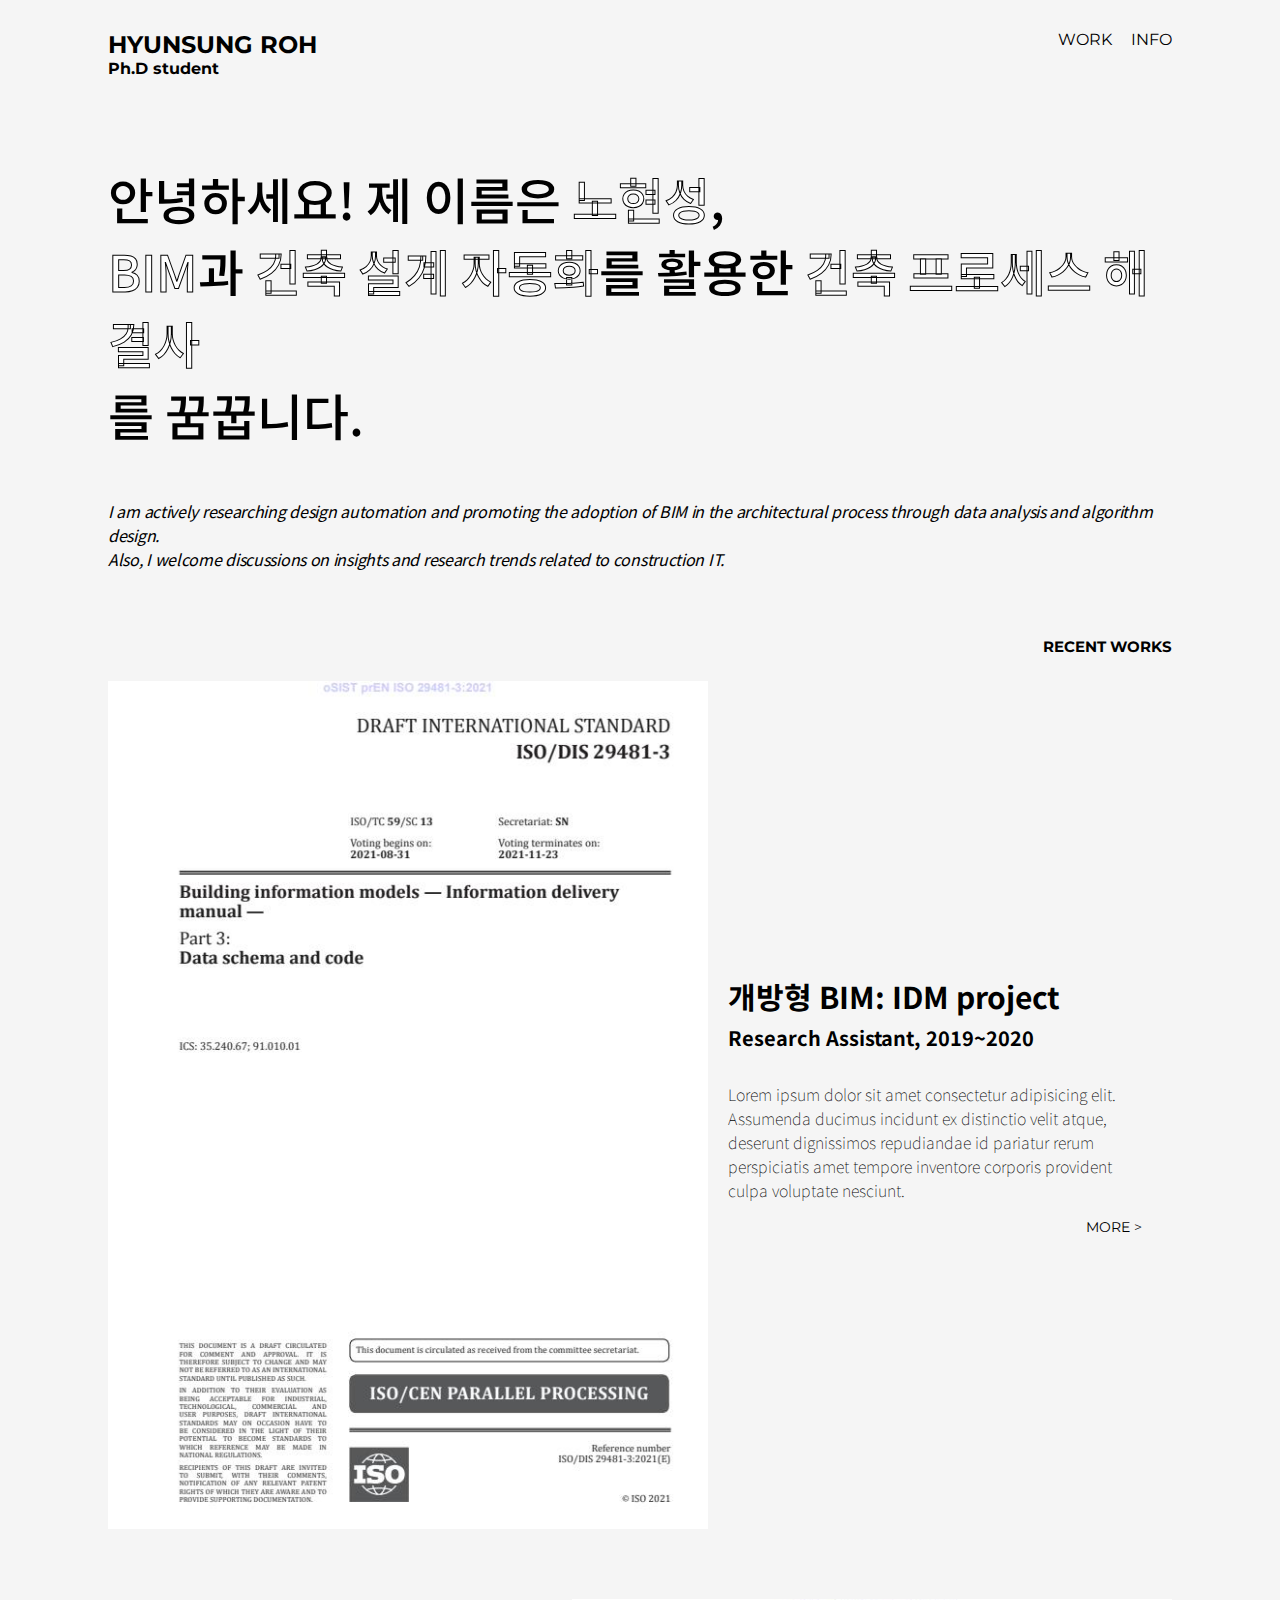
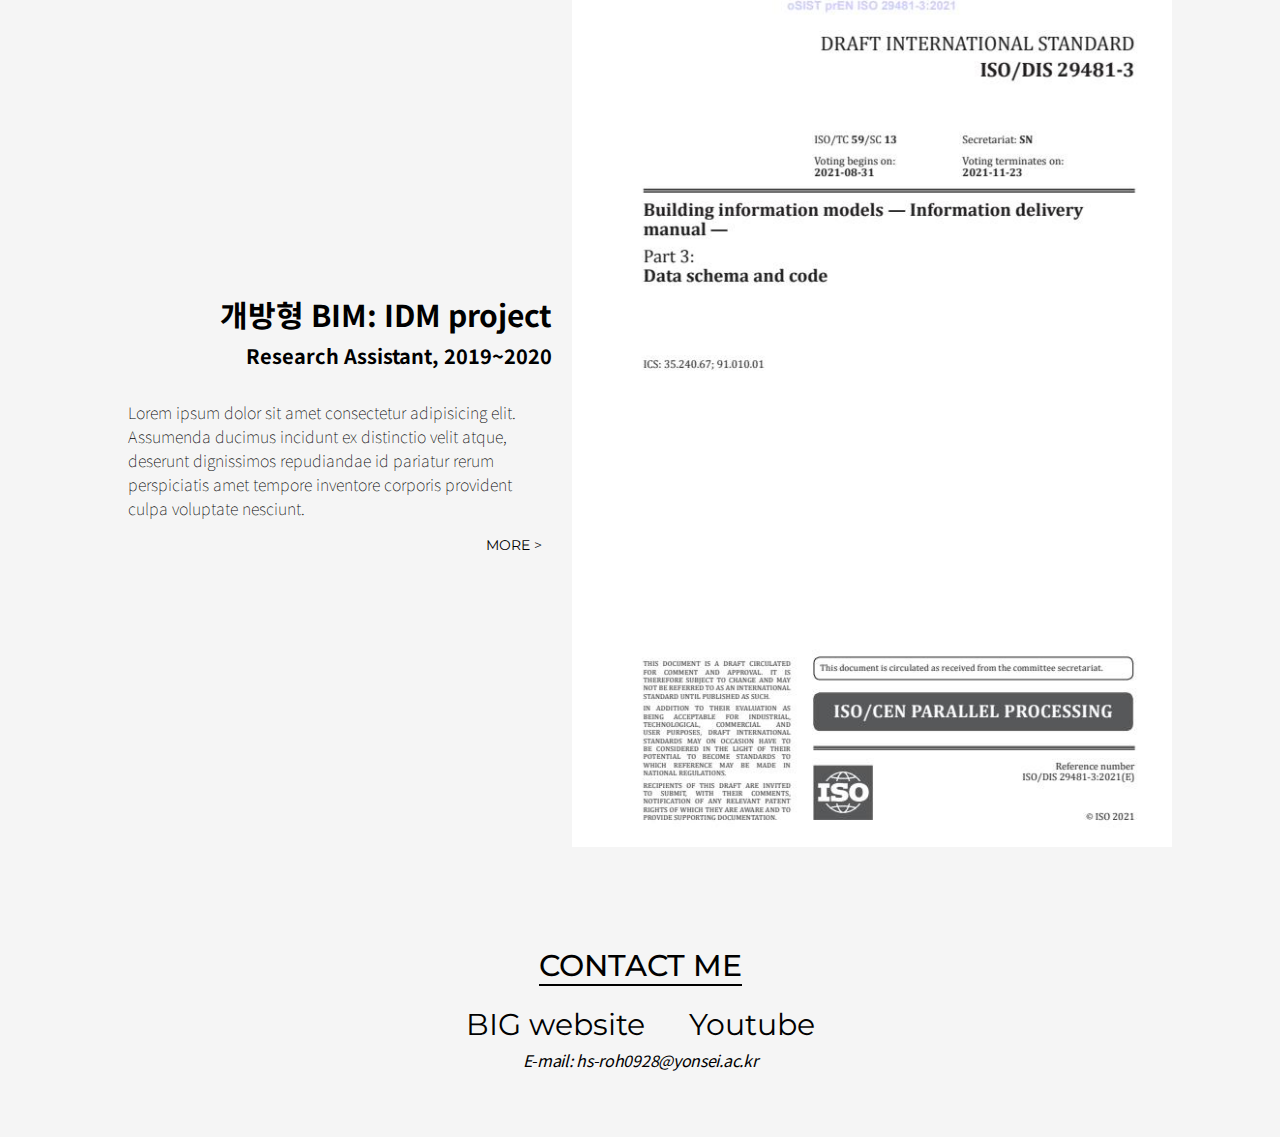
<file: index.html>
<!DOCTYPE html>
<html lang="en">
<head>
    <meta charset="UTF-8">
    <meta http-equiv="X-UA-Compatible" content="IE=edge">
    <meta name="viewport" content="width=device-width, initial-scale=1.0">
    <title>PORTFOLIO</title>
    
    <link rel="stylesheet" type="text/css" href="style_portfolio.css">
    
    <link href="https://fonts.googleapis.com/css2?family=Noto+Sans+KR:wght@100;300;400;500;700;900&display=swap" rel="stylesheet">
    <link href="https://fonts.googleapis.com/css2?family=Montserrat:ital,wght@0,100;0,200;0,300;0,400;0,500;0,600;0,700;0,800;0,900;1,100;1,200;1,300;1,400;1,500;1,600;1,700;1,800;1,900&display=swap" rel="stylesheet">

</head>


<body>
    
    <div class="frame">



        <nav class="navigator">
            <h3 class="site-name">HYUNSUNG ROH</h3>
            <ul>
                <li><a href="Hyunzzong.html" class="nav-menu">WORK</a></li>
                <li><a href="info.html" class="nav-menu">INFO</a></li>
            </ul>
        </nav>
        <h4 class="job">Ph.D student</h4>

<!------------------------------------------------------------------------------->

        <div class="dashboard">
            <h1 class="korean-comment">안녕하세요! 제 이름은 <a class="sample">노현성</a>,<br><a class="highlight type1">BIM</a>과 <a class="highlight type2">건축 설계 자동화</a>를 활용한 <a class="highlight type3">건축 프로세스 해결사</a><br>를 꿈꿉니다.
            </h1>

            <p class="english-comment">I am actively researching design automation and promoting the adoption of BIM in the architectural process through data analysis and algorithm design.<br> Also, I welcome discussions on insights and research trends related to construction IT.</p>
        </div>

<!------------------------------------------------------------------------------->

        <h5 class="recent-menu">RECENT WORKS</h5>

<!------------------------------------------------------------------------------->

        <div class="recent-works">
            <div class="article" id="arti1">
                <img class="thumbnail" id="thumb1" src="ISO29481.jpg">
                <div class="article-info">
                    <h3 class="article-name" id="name1">개방형 BIM: IDM project</h3>
                    <h4 class="status-year">Research Assistant, 2019~2020</h4>
                    <p class="article-comment" id="comment1">Lorem ipsum dolor sit amet consectetur adipisicing elit. Assumenda ducimus incidunt ex distinctio velit atque, deserunt dignissimos repudiandae id pariatur rerum perspiciatis amet tempore inventore corporis provident culpa voluptate nesciunt.</p>
                    <a class="more" href="https://www.iso.org/standard/81261.html" target="_blank">MORE ></a>
                </div>
            </div>

            <div class="article" id="arti2">
                <div class="article-info">
                    <h3 class="article-name" id="name2">개방형 BIM: IDM project</h3>
                    <h4 class="status-year" id="name2">Research Assistant, 2019~2020</h4>
                    <p class="article-comment" id="comment2">Lorem ipsum dolor sit amet consectetur adipisicing elit. Assumenda ducimus incidunt ex distinctio velit atque, deserunt dignissimos repudiandae id pariatur rerum perspiciatis amet tempore inventore corporis provident culpa voluptate nesciunt.</p>
                    <a class="more" href="https://www.iso.org/standard/81261.html" target="_blank">MORE ></a>
                </div>
                <img class="thumbnail" id="thumb2" src="ISO29481.jpg">
            </div>


        </div>

<!------------------------------------------------------------------------------->

        <footer class="footer">
            <h3 class="contact">CONTACT ME</h3>
            <div class="links">
                <a class="BIG-homepage" href="http://big.yonsei.ac.kr/" target="_blank">BIG website</a>
                <a class="YOUTUBE" href="https://www.youtube.com/@user-oi6fx6lr9m/featured" target="_blank">Youtube</a>
            </div>
            <p>E-mail: hs-roh0928@yonsei.ac.kr</p>
        </footer>

    </div>




</body>



</html>
</file>
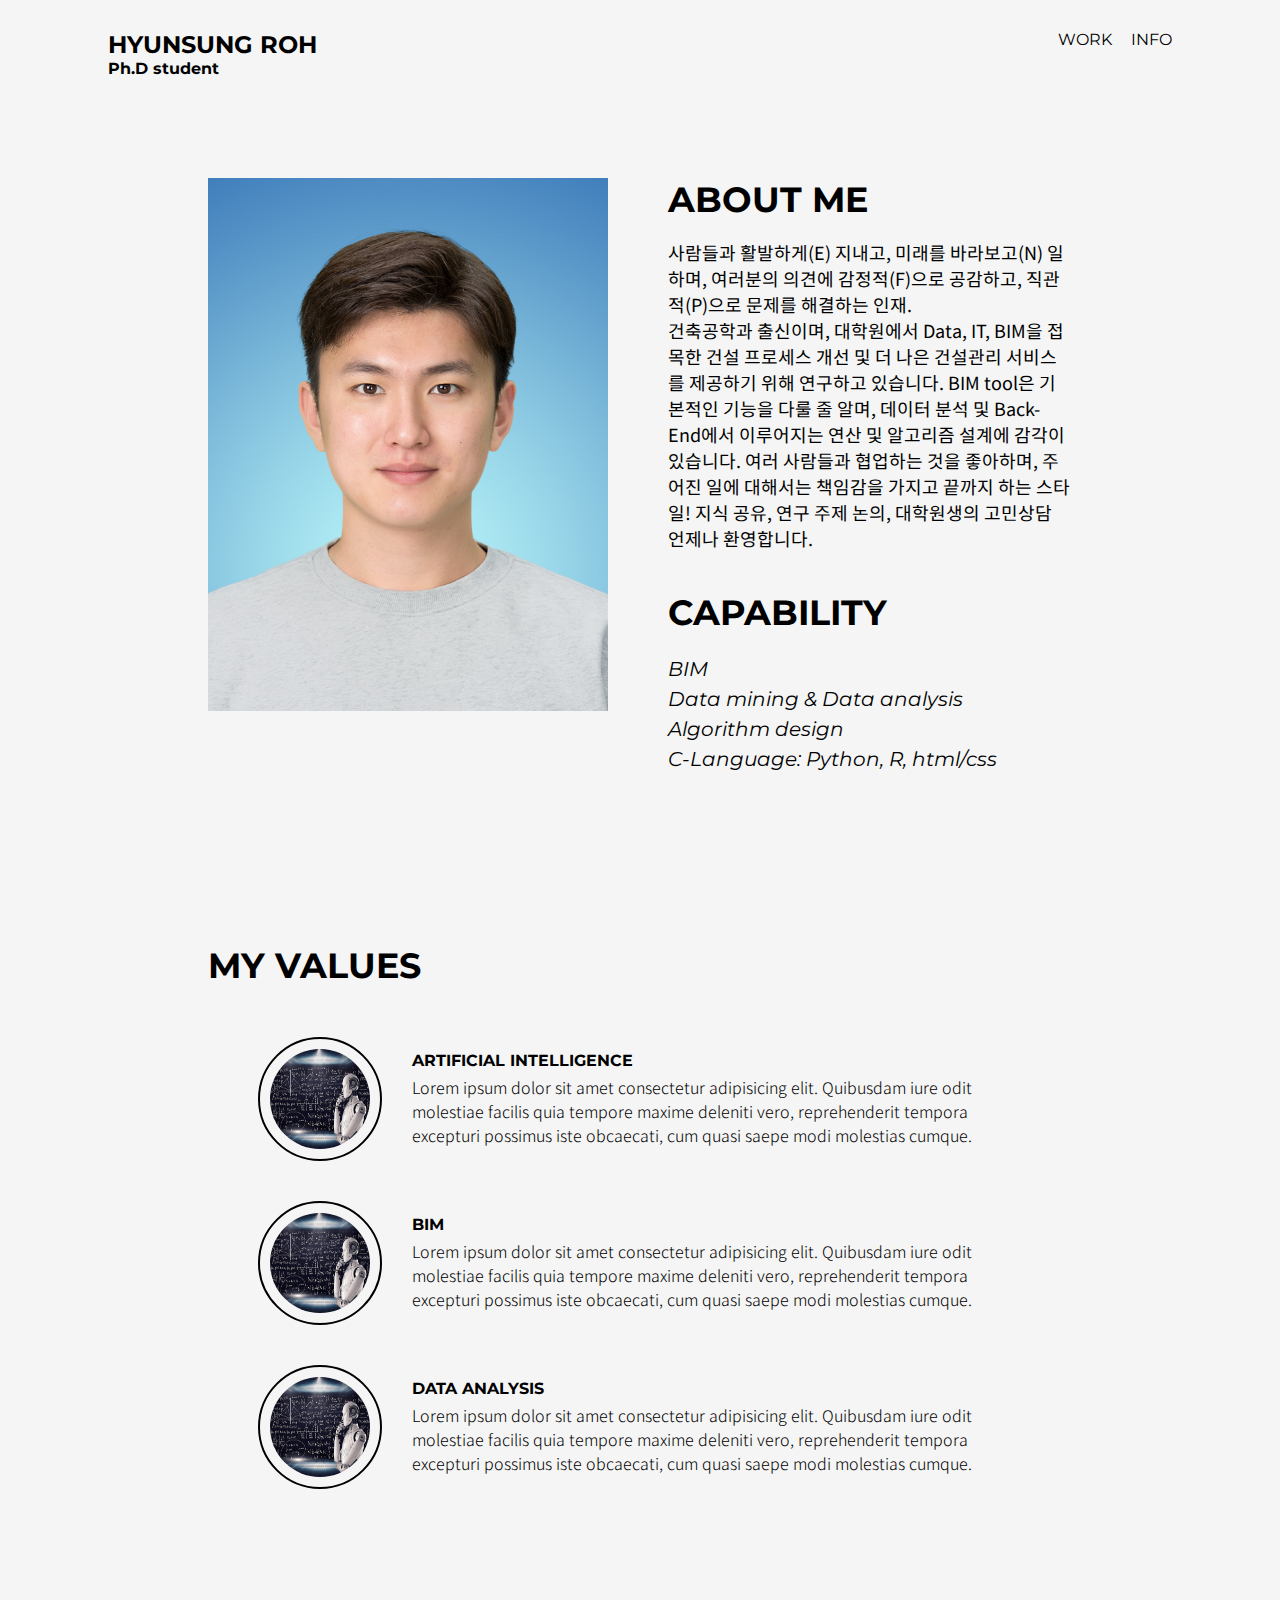
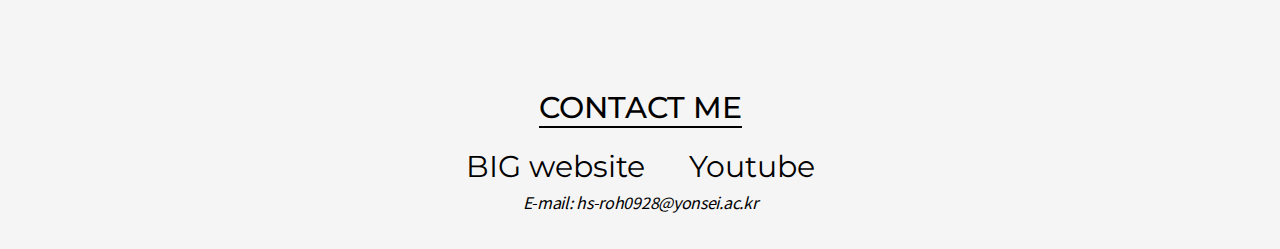
<file: info.html>
<!DOCTYPE html>
<html lang="en">
<head>
    <meta charset="UTF-8">
    <meta http-equiv="X-UA-Compatible" content="IE=edge">
    <meta name="viewport" content="width=device-width, initial-scale=1.0">
    <title>INFO</title>
    
    <link rel="stylesheet" type="text/css" href="style_portfolio.css">
    
    <link href="https://fonts.googleapis.com/css2?family=Noto+Sans+KR:wght@100;300;400;500;700;900&display=swap" rel="stylesheet">
    <link href="https://fonts.googleapis.com/css2?family=Montserrat:ital,wght@0,100;0,200;0,300;0,400;0,500;0,600;0,700;0,800;0,900;1,100;1,200;1,300;1,400;1,500;1,600;1,700;1,800;1,900&display=swap" rel="stylesheet">
</head>


<body>

    <div class="frame">
<!------------------------------------------------------------------------------->
        <nav class="navigator">
            <h3 class="site-name">HYUNSUNG ROH</h3>
            <ul>
                <li><a href="Hyunzzong.html" class="nav-menu">WORK</a></li>
                <li><a href="info.html" class="nav-menu">INFO</a></li>
            </ul>
        </nav>
        <h4 class="job">Ph.D student</h4>
<!------------------------------------------------------------------------------->
        <div class="profile-section">
            <img id="profile-picture" src="profile.jpg">
            <div class="introduction">
                <h2>ABOUT ME</h2>
                <p>사람들과 활발하게(E) 지내고, 미래를 바라보고(N) 일하며, 여러분의 의견에 감정적(F)으로 공감하고, 직관적(P)으로 문제를 해결하는 인재.<br>건축공학과 출신이며, 대학원에서 Data, IT, BIM을 접목한 건설 프로세스 개선 및 더 나은 건설관리 서비스를 제공하기 위해 연구하고 있습니다. BIM tool은 기본적인 기능을 다룰 줄 알며, 데이터 분석 및 Back-End에서 이루어지는 연산 및 알고리즘 설계에 감각이 있습니다. 여러 사람들과 협업하는 것을 좋아하며, 주어진 일에 대해서는 책임감을 가지고 끝까지 하는 스타일! 지식 공유, 연구 주제 논의, 대학원생의 고민상담 언제나 환영합니다.</p>
                <h2>CAPABILITY</h2>
                <p id="capability">BIM<br>Data mining & Data analysis<br>Algorithm design<br>C-Language: Python, R, html/css</p>
            </div>
        </div>
<!------------------------------------------------------------------------------->
        <h5 class="value-menu">MY VALUES</h5>
<!------------------------------------------------------------------------------->

        <div class="value-section">
            <div class="value">
                <img class="value-icon" src="AI.jpg">
                <div class="value-intro">
                    <h4 class="value-name">ARTIFICIAL INTELLIGENCE</h4>
                    <p class="value-exp">Lorem ipsum dolor sit amet consectetur adipisicing elit. Quibusdam iure odit molestiae facilis quia tempore maxime deleniti vero, reprehenderit tempora excepturi possimus iste obcaecati, cum quasi saepe modi molestias cumque.</p>
                </div>
            </div>
            
            <div class="value">
                <img class="value-icon" src="AI.jpg">
                <div class="value-intro">
                    <h4 class="value-name">BIM</h4>
                    <p class="value-exp">Lorem ipsum dolor sit amet consectetur adipisicing elit. Quibusdam iure odit molestiae facilis quia tempore maxime deleniti vero, reprehenderit tempora excepturi possimus iste obcaecati, cum quasi saepe modi molestias cumque.</p>
                </div>
            </div>
            
            <div class="value">
                <img class="value-icon" src="AI.jpg">
                <div class="value-intro">
                    <h4 class="value-name">DATA ANALYSIS</h4>
                    <p class="value-exp">Lorem ipsum dolor sit amet consectetur adipisicing elit. Quibusdam iure odit molestiae facilis quia tempore maxime deleniti vero, reprehenderit tempora excepturi possimus iste obcaecati, cum quasi saepe modi molestias cumque.</p>
                </div>
            </div>
        </div>
<!------------------------------------------------------------------------------->
        
    </div>

<!------------------------------------------------------------------------------->

    <footer class="footer">
        <h3 class="contact">CONTACT ME</h3>
        <div class="links">
            <a class="BIG-homepage" href="http://big.yonsei.ac.kr/" target="_blank">BIG website</a>
            <a class="YOUTUBE" href="https://www.youtube.com/@user-oi6fx6lr9m/featured" target="_blank">Youtube</a>
        </div>
        <p>E-mail: hs-roh0928@yonsei.ac.kr</p>
    </footer>







</body>
</html>
</file>
<file: style_portfolio.css>
body{
    background-color: whitesmoke;
}

.frame{
    margin: 30px 100px;
    display: flex;
    flex-direction: column;
}

/* navigator */
.navigator{
    display: flex;
    flex-direction: row;
    justify-content: space-between;
}

.job{
    margin: 0;
    font-family: 'Montserrat', sans-serif;
    font-size: 16px;
    color: black;
}

li{
    display: inline;
    align-self: center;
    margin: 0;
    margin-left: 15px;
}

ul{
    margin: 0;
}

.site-name{
    margin: 0;
    font-family: 'Montserrat', sans-serif;
    font-size: 24px;
    color: black;
}

.nav-menu{
    font-family: 'Montserrat', sans-serif;
    font-weight: 400;
    font-size: 16px;
}

a{
    color:black;
    text-decoration: none;
}

a:hover{
    color: darkgrey;
    transition: 0.2s;
}

/* dash board */
.dashboard{
    display: flex;
    flex-direction: column;
    margin-top: 50px
}

.korean-comment{
    font-family: 'Noto Sans KR', sans-serif;
    font-weight: 500;
    font-size: 50px;
}

.sample{
    color: white;
    -webkit-text-stroke: 1px black;
    transition:none;}

.sample:hover{
    color: black;
    background-color: white;
    border-radius: 15px;
    transition:none;
}

.highlight{
    color: white;
    -webkit-text-stroke: 1px black;
    transition:none;
}

.highlight:hover{
    color: black;
    background-color: white;
    border-radius: 15px;
    transition: none;
}

.english-comment{
    font-family: 'Noto Sans KR', sans-serif;
    font-weight: 400;
    font-size: 16px;
    font-style: italic;
    letter-spacing: -0.3px;
}

/* recent works */

.recent-menu{
    font-family: 'Montserrat', sans-serif;
    font-size: 15px;
    font-weight: 700;
    color: black;
    text-align: right;
    margin-top: 50px;
}

/* footer */

.footer{
    display: flex;
    flex-direction: column;
    align-items: center;
    margin-bottom: 30px;
}

.contact{
    font-family: 'Montserrat', sans-serif;
    font-size: 30px;
    font-weight: 500;
    margin-bottom: 0px;
    color: black;
    border-bottom: 2px solid black;
    margin-bottom: 20px;
}

.links>a{
    font-family: 'Montserrat', sans-serif;
    font-weight: 400;
    font-size: 30px;
    margin-left: 20px;
    margin-right: 20px;
    justify-content: space-between;

}

.footer>p{
    font-family: 'Noto Sans KR', sans-serif;
    font-weight: 400;
    font-size: 16px;
    font-style: italic;
    letter-spacing: -0.3px;
    margin: 5px;
}

/* INFO section */

/* profile-section */

.profile-section{
    display: flex;
    flex-direction: row;
    justify-content: center;
    align-items: flex-start;
    margin: 100px 100px;
}

#profile-picture{
    width: 400px;
    margin-right: 60px;
}

.introduction>h2{
    margin: 0px;
    font-family: 'Montserrat', sans-serif;
    font-size: 35px;
}

.introduction>p{
    font-family: 'Noto Sans KR', sans-serif;
    font-weight: 400;
    font-size: 18px;
    margin-bottom: 40px;
}

#capability{
    font-family: 'Montserrat', sans-serif;
    font-weight: 400;
    font-size: 20px;
    font-style: italic;
    line-height: 30px;
}

/* value-section */

.value-menu{
    font-family: 'Montserrat', sans-serif;
    font-size: 35px;
    margin: 30px 100px;
}

.value-section{
    display: flex;
    flex-direction: column;
    justify-content: flex-start;
    align-content: center;
    margin: 100px 150px;
    margin-top: 20px;
}

.value{
    display: flex;
    flex-direction: row;
    margin-bottom: 40px;
    align-items: center;
}

.value-icon{
    width: 100px;
    height: 100px;
    padding: 10px;
    border: 2px solid black;
    border-radius: 100px;
}

.value-intro{
    margin-left: 30px;
}

.value-name{
    font-family: 'Montserrat', sans-serif;
    font-weight: 700px;
    margin-top: 0px;
    margin-bottom: 5px;
}

.value-exp{
    font-family: 'Noto Sans KR', sans-serif;
    font-weight: 300;
    font-size: 16px;
    margin: 0px;
}


/* RECENT WORKS */

.recent-works{
    display: flex;
    flex-direction: column;
}

.article{
    display: flex;
    flex-direction: row;
    margin-bottom: 70px;
    align-items: center;
}

.thumbnail{
    width: 600px;
}

.article-info{
    margin: 0px 20px;
}

.article-name{
    font-family: 'Noto Sans KR', sans-serif;
    font-size: 30px;
    margin-top: 0px;
    margin-bottom: 5px;
}

.article-name:hover{
    color: skyblue;
    -webkit-text-stroke: 1px black;
    transition: 0.5s;
}

.status-year{
    font-family: 'Noto Sans KR', sans-serif;
    font-size: 20px;
    margin-top: 0px;
    margin-bottom: 30px;
}

.article-comment{
    font-family: 'Noto Sans KR', sans-serif;
    font-size: 16px;
    font-weight: 100;
}

.more{
    width: content;
    height: content;
    float: right;
    margin-right: 10px;
    background-color: transparent;
    font-family: 'Montserrat', sans-serif;
    font-size: 14px;
    border: none;
    outline: none;
    padding: 0px;
}

#name2{
    text-align: right;
}
</file>
